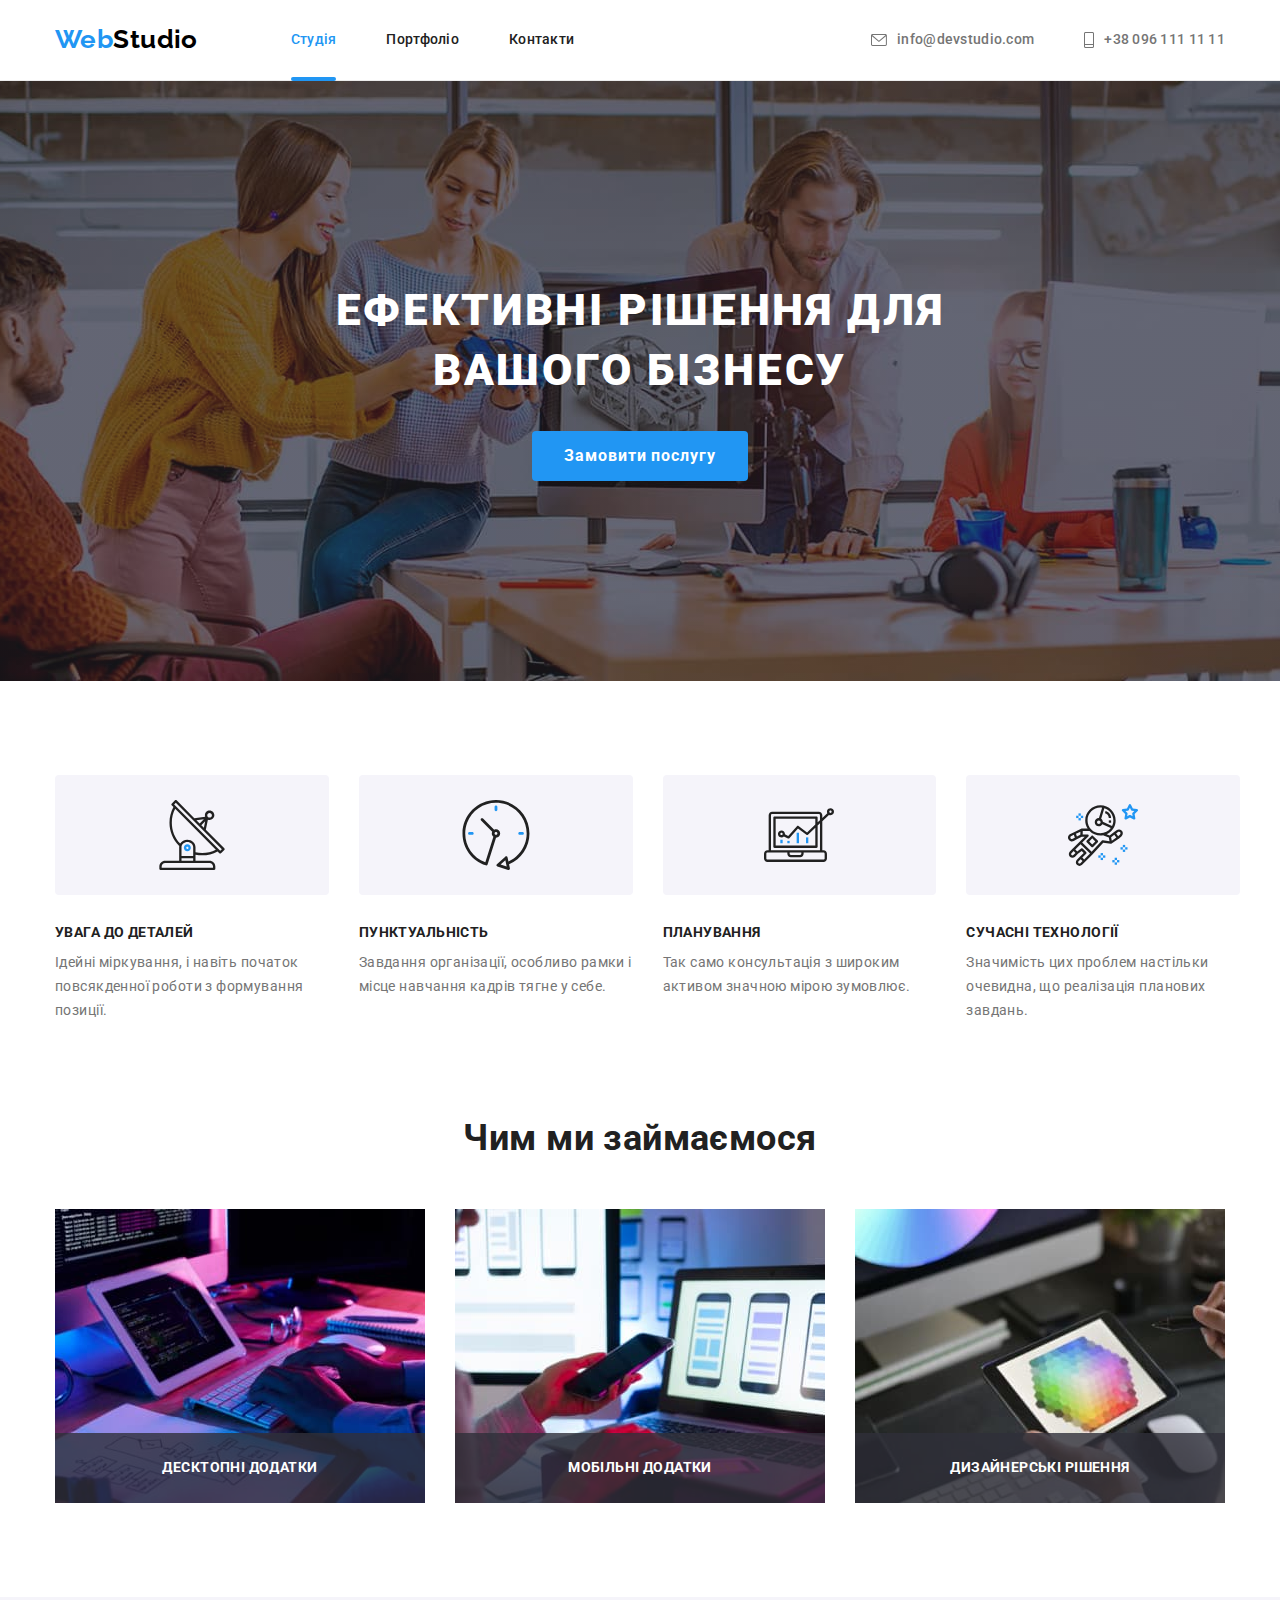
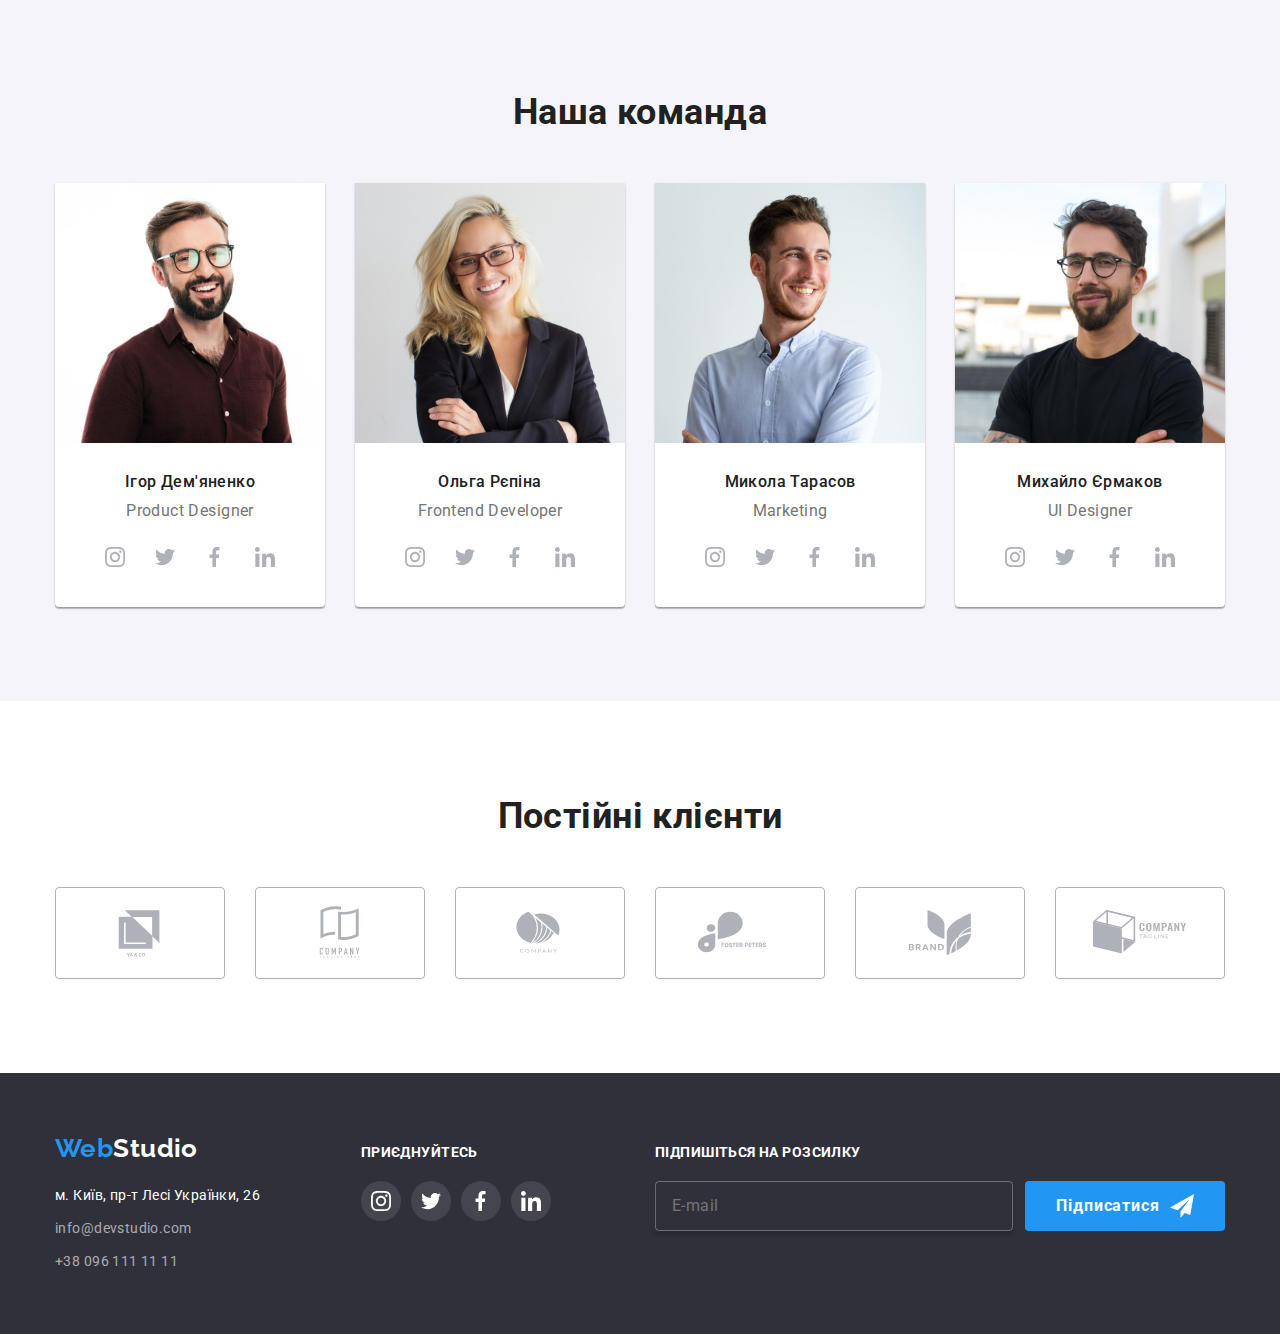
<file: index.html>
<!DOCTYPE html>
<html lang="uk">
  <head>
    <meta charset="UTF-8" />
    <meta http-equiv="X-UA-Compatible" content="IE=edge" />
    <meta name="viewport" content="width=device-width, initial-scale=1.0" />
    <title>WebStudio</title>
    <link
      href="https://fonts.googleapis.com/css2?family=Montserrat:wght@400;700&family=Raleway:wght@700&family=Roboto:wght@400;500;700;900&display=swap"
      rel="stylesheet"
    />
    <link
      rel="stylesheet"
      href="https://cdnjs.cloudflare.com/ajax/libs/modern-normalize/1.1.0/modern-normalize.min.css"
    />
    <link rel="stylesheet" href="./css/styles.css" />
  </head>
  <body>
    <!--===================Шапка=======================-->
    <header class="header">
      <div class="conteiner">
        <nav class="nav">
          <a class="logo link" href="./index.html"><span class="web">Web</span>Studio</a>
          <ul class="site-nav">
            <li class="item">
              <a class="link nav-link studio-link" href="./index.html">Студія</a>
            </li>
            <li class="item">
              <a class="link nav-link" href="./portfolio.html">Портфоліо</a>
            </li>
            <li class="item">
              <a class="link nav-link" href="/">Контакти</a>
            </li>
          </ul>
        </nav>
        <ul class="contact-header">
          <li>
            <a class="link mail" href="mailto:info@devstudio.com">
              <svg width="16" height="12" class="icon-mail">
                <use href="./images/sprite.svg#icon-leter"></use>
              </svg>
              info@devstudio.com</a
            >
          </li>
          <li>
            <a class="link tel" href="tel:+380961111111">
              <svg width="10" height="16" class="icon-tel">
                <use href="./images/sprite.svg#icon-phone"></use>
              </svg>
              +38 096 111 11 11</a
            >
          </li>
        </ul>
      </div>
    </header>
    <main>
      <!--==========Головна секція замовлення==========-->
      <section class="hero section">
        <h1 class="hero-title">Ефективні рішення для вашого бізнесу</h1>
        <button class="hero-btn" type="button" data-modal-open>Замовити послугу</button>
      </section>
      <!--==========Секція переваг==========-->
      <section class="section">
        <div class="conteiner">
          <h2 class="titel-none">Наші переваги</h2>
          <ul class="benefits">
            <li class="item">
              <div class="benefits-icon">
                <svg width="70" height="70">
                  <use href="./images/sprite.svg#icon-antenna"></use>
                </svg>
              </div>
              <h3 class="benefits-titel">Увага до деталей</h3>
              <p class="benefits-text">
                Ідейні міркування, і навіть початок повсякденної роботи з формування позиції.
              </p>
            </li>
            <li class="item">
              <div class="benefits-icon">
                <svg width="70" height="70">
                  <use href="./images/sprite.svg#icon-clock"></use>
                </svg>
              </div>

              <h3 class="benefits-titel">Пунктуальність</h3>
              <p class="benefits-text">
                Завдання організації, особливо рамки і місце навчання кадрів тягне у себе.
              </p>
            </li>
            <li class="item">
              <div class="benefits-icon">
                <svg width="70" height="70">
                  <use href="./images/sprite.svg#icon-diagram"></use>
                </svg>
              </div>

              <h3 class="benefits-titel">Планування</h3>
              <p class="benefits-text">
                Так само консультація з широким активом значною мірою зумовлює.
              </p>
            </li>
            <li class="item">
              <div class="benefits-icon">
                <svg width="70" height="70">
                  <use href="./images/sprite.svg#icon-astronaut"></use>
                </svg>
              </div>

              <h3 class="benefits-titel">Сучасні технології</h3>
              <p class="benefits-text">
                Значимість цих проблем настільки очевидна, що реалізація планових завдань.
              </p>
            </li>
          </ul>
        </div>
      </section>
      <!--==========Чим ми займаємося==========-->
      <section class="what-doing-section section">
        <div class="conteiner">
          <h2 class="titel-section">Чим ми займаємося</h2>
          <ul class="what-doing">
            <li class="item">
              <div class="what-doing-conteiner">
                <img
                  src="./images/box-1.jpg"
                  alt="Фото екрану планшета та монітора на яких проглядається HTML код"
                  width="370"
                  height="294"
                />
                <p class="text-doing">Десктопні додатки</p>
              </div>
            </li>
            <li class="item">
              <div class="what-doing-conteiner">
                <img
                  src="./images/box-2.jpg"
                  alt="Фото моніторів де показано пкриклад адаптації веб сторінки на смартфон"
                  width="370"
                  height="294"
                />
                <p class="text-doing">Мобільні додатки</p>
              </div>
            </li>
            <li class="item">
              <div class="what-doing-conteiner">
                <img
                  src="./images/box-3.jpg"
                  alt="Плітра кольорів на екрані планшету"
                  width="370"
                  height="294"
                />
                <p class="text-doing">Дизайнерські рішення</p>
              </div>
            </li>
          </ul>
        </div>
      </section>
      <!--==========Наша команда==========-->
      <section class="team-section section">
        <div class="conteiner">
          <h2 class="titel-section team-titel">Наша команда</h2>
          <ul class="team">
            <li class="item">
              <img
                src="./images/tcard-1.jpg"
                alt="На фото Ігор Дем'яненко (Product Designer)"
                width="270"
                height="260"
              />
              <h3 class="team-name">Ігор Дем'яненко</h3>
              <p class="team-position">Product Designer</p>
              <div class="team-link">
                <ul>
                  <li>
                    <a href="/">
                      <svg width="20" height="20" class="social-media">
                        <use href="./images/sprite.svg#icon-instagram"></use></svg
                    ></a>
                  </li>
                  <li>
                    <a href="/">
                      <svg width="20" height="20" class="social-media">
                        <use href="./images/sprite.svg#icon-twitter"></use></svg
                    ></a>
                  </li>
                  <li>
                    <a href="/">
                      <svg width="20" height="20" class="social-media">
                        <use href="./images/sprite.svg#icon-facebook"></use></svg
                    ></a>
                  </li>
                  <li>
                    <a href="/">
                      <svg width="20" height="20" class="social-media">
                        <use href="./images/sprite.svg#icon-linkedin"></use></svg
                    ></a>
                  </li>
                </ul>
              </div>
            </li>
            <li class="item">
              <img
                src="./images/tcard-2.jpg"
                alt="На фото Ольга Рєпіна (Frontend Developer)"
                width="270"
                height="260"
              />
              <h3 class="team-name">Ольга Рєпіна</h3>
              <p class="team-position">Frontend Developer</p>
              <div class="team-link">
                <ul>
                  <li>
                    <a href="/">
                      <svg width="20" height="20" class="social-media">
                        <use href="./images/sprite.svg#icon-instagram"></use></svg
                    ></a>
                  </li>
                  <li>
                    <a href="/">
                      <svg width="20" height="20" class="social-media">
                        <use href="./images/sprite.svg#icon-twitter"></use></svg
                    ></a>
                  </li>
                  <li>
                    <a href="/">
                      <svg width="20" height="20" class="social-media">
                        <use href="./images/sprite.svg#icon-facebook"></use></svg
                    ></a>
                  </li>
                  <li>
                    <a href="/">
                      <svg width="20" height="20" class="social-media">
                        <use href="./images/sprite.svg#icon-linkedin"></use></svg
                    ></a>
                  </li>
                </ul>
              </div>
            </li>
            <li class="item">
              <img
                src="./images/tcard-3.jpg"
                alt="На фото Микола Тарасов (Marketing)"
                width="270"
                height="260"
              />
              <h3 class="team-name">Микола Тарасов</h3>
              <p class="team-position">Marketing</p>
              <div class="team-link">
                <ul>
                  <li>
                    <a href="/">
                      <svg width="20" height="20" class="social-media">
                        <use href="./images/sprite.svg#icon-instagram"></use></svg
                    ></a>
                  </li>
                  <li>
                    <a href="/">
                      <svg width="20" height="20" class="social-media">
                        <use href="./images/sprite.svg#icon-twitter"></use></svg
                    ></a>
                  </li>
                  <li>
                    <a href="/">
                      <svg width="20" height="20" class="social-media">
                        <use href="./images/sprite.svg#icon-facebook"></use></svg
                    ></a>
                  </li>
                  <li>
                    <a href="/">
                      <svg width="20" height="20" class="social-media">
                        <use href="./images/sprite.svg#icon-linkedin"></use></svg
                    ></a>
                  </li>
                </ul>
              </div>
            </li>
            <li class="item">
              <img
                src="./images/tcard-4.jpg"
                alt="На фото Михайло Єрмаков (Ul Designer)"
                width="270"
                height="260"
              />
              <h3 class="team-name">Михайло Єрмаков</h3>
              <p class="team-position">UI Designer</p>
              <div class="team-link">
                <ul>
                  <li>
                    <a href="/">
                      <svg width="20" height="20" class="social-media">
                        <use href="./images/sprite.svg#icon-instagram"></use></svg
                    ></a>
                  </li>
                  <li>
                    <a href="/">
                      <svg width="20" height="20" class="social-media">
                        <use href="./images/sprite.svg#icon-twitter"></use></svg
                    ></a>
                  </li>
                  <li>
                    <a href="/">
                      <svg width="20" height="20" class="social-media">
                        <use href="./images/sprite.svg#icon-facebook"></use></svg
                    ></a>
                  </li>
                  <li>
                    <a href="/">
                      <svg width="20" height="20" class="social-media">
                        <use href="./images/sprite.svg#icon-linkedin"></use></svg
                    ></a>
                  </li>
                </ul>
              </div>
            </li>
          </ul>
        </div>
      </section>
      <!--====================Постійні клієнти====================-->
      <section class="client-section section">
        <div class="conteiner">
          <h2 class="titel-section clien-titel">Постійні клієнти</h2>
          <ul class="client">
            <li class="item">
              <a href="/">
                <div class="client-icon">
                  <svg width="106" height="60" class="company-icon">
                    <use href="./images/sprite.svg#icon-company-1"></use>
                  </svg>
                </div>
              </a>
            </li>
            <li class="item">
              <a href="/"
                ><div class="client-icon">
                  <svg width="106" height="60" class="company-icon">
                    <use href="./images/sprite.svg#icon-company-2"></use>
                  </svg></div
              ></a>
            </li>
            <li class="item">
              <a href="/"
                ><div class="client-icon">
                  <svg width="106" height="60" class="company-icon">
                    <use href="./images/sprite.svg#icon-company-3"></use>
                  </svg></div
              ></a>
            </li>
            <li class="item">
              <a href="/"
                ><div class="client-icon">
                  <svg width="106" height="60" class="company-icon">
                    <use href="./images/sprite.svg#icon-company-4"></use>
                  </svg></div
              ></a>
            </li>
            <li class="item">
              <a href="/"
                ><div class="client-icon">
                  <svg width="106" height="60" class="company-icon">
                    <use href="./images/sprite.svg#icon-company-5"></use>
                  </svg></div
              ></a>
            </li>
            <li class="item">
              <a href="/"
                ><div class="client-icon">
                  <svg width="106" height="60" class="company-icon">
                    <use href="./images/sprite.svg#icon-company-6"></use>
                  </svg></div
              ></a>
            </li>
          </ul>
        </div>
      </section>
    </main>
    <!--==========Підвал==========-->
    <footer class="footer">
      <div class="conteiner footer-adress">
        <div>
          <a class="logo link footer-logo" href="./index.html"
            ><span class="web">Web</span>Studio</a
          >
          <address class="address">
            <ul class="list-adress">
              <li class="list">
                <a
                  class="adress-link link"
                  href="https://goo.gl/maps/8zeP9j5eDiiV9xNEA"
                  target="_blank"
                >
                  м. Київ, пр-т Лесі Українки, 26</a
                >
              </li>
              <li class="list">
                <a class="link footer-mail" href="mailto:info@devstudio.com">info@devstudio.com</a>
              </li>
              <li class="list">
                <a class="link footer-tel" href="tel:+380961111111">+38 096 111 11 11</a>
              </li>
            </ul>
          </address>
        </div>
        <div class="join">
          <p class="join-text">Приєднуйтесь</p>
          <ul class="social-media-footer">
            <li>
              <a href="/"
                ><svg width="20" height="20" class="social-media">
                  <use href="./images/sprite.svg#icon-instagram"></use></svg
              ></a>
            </li>
            <li>
              <a href="/"
                ><svg width="20" height="20" class="social-media">
                  <use href="./images/sprite.svg#icon-twitter"></use></svg
              ></a>
            </li>
            <li>
              <a href="/"
                ><svg width="20" height="20" class="social-media">
                  <use href="./images/sprite.svg#icon-facebook"></use></svg
              ></a>
            </li>
            <li>
              <a href="/"
                ><svg width="20" height="20" class="social-media">
                  <use href="./images/sprite.svg#icon-linkedin"></use></svg
              ></a>
            </li>
          </ul>
        </div>
        <div class="sign-up">
          <p class="join-text">Підпишіться на розсилку</p>
          <form class="sign-up-form">
            <input
              type="email"
              class="sign-up-form-imput"
              name="user_email"
              placeholder="E-mail"
              required
            />
            <button type="submit" class="sing-up-btn">
              <span class="sing-up-btn-text">Підписатися</span>
            </button>
          </form>
        </div>
      </div>
    </footer>

    <!-- ==========Modal's Windows========== -->

    <div class="backdrop is-hidden" data-modal>
      <div class="order-modal">
        <button type="button" class="btn-modal" data-modal-close>
          <svg width="18px" height="18px">
            <use href="./images/sprite.svg#icon-close"></use>
          </svg>
        </button>

        <form class="modal-form">
          <p class="modal-form-titel">Залиште свої дані, ми вам передзвонимо</p>

          <label class="modal-form-label">
            <span class="modal-form-label-imput">Ім'я</span>
            <span class="modal-form-imput-icon">
              <input
                type="text"
                class="modal-form-user-input"
                name="user-name"
                required
                pattern="[a-zA-Zа-яА-ЯїЇіІ]+"
              />
              <svg width="18px" height="18px" class="modal-form-icon">
                <use href="./images/sprite.svg#icon-person"></use>
              </svg>
            </span>
          </label>

          <label class="modal-form-label">
            <span class="modal-form-label-imput">Телефон</span>
            <span class="modal-form-imput-icon">
              <input type="tel" class="modal-form-user-input" name="user-tel" required />
              <svg width="18px" height="18px" class="modal-form-icon">
                <use href="./images/sprite.svg#icon-phone-modal"></use>
              </svg>
            </span>
          </label>

          <label class="modal-form-label">
            <span class="modal-form-label-imput">Пошта</span>
            <span class="modal-form-imput-icon">
              <input type="email" class="modal-form-user-input" name="user-mail" required />
              <svg width="18px" height="18px" class="modal-form-icon">
                <use href="./images/sprite.svg#icon-leter-modal"></use>
              </svg>
            </span>
          </label>

          <label class="modal-form-label modal-form-label-textarea">
            <span class="modal-form-label-imput">Коментар</span>
            <textarea
              name="user-message"
              class="modal-form-user-message"
              placeholder="Введіть текст"
            ></textarea>
          </label>

          <label class="modal-form-user-condition">
            <input type="checkbox" class="modal-checkbox" required />
            <span class="icon-checkbox"></span>
            <span class="checkbox-text"
              >Погоджуюся з розсилкою та приймаю
              <a href="#" class="modal-form-user-condition-link">Умови договору</a>
            </span></label
          >
          <button type="submit" class="modal-form-btn-send">Відправити</button>
        </form>
      </div>
    </div>
    <script src="./js/modal.js"></script>
  </body>
</html>
</file>
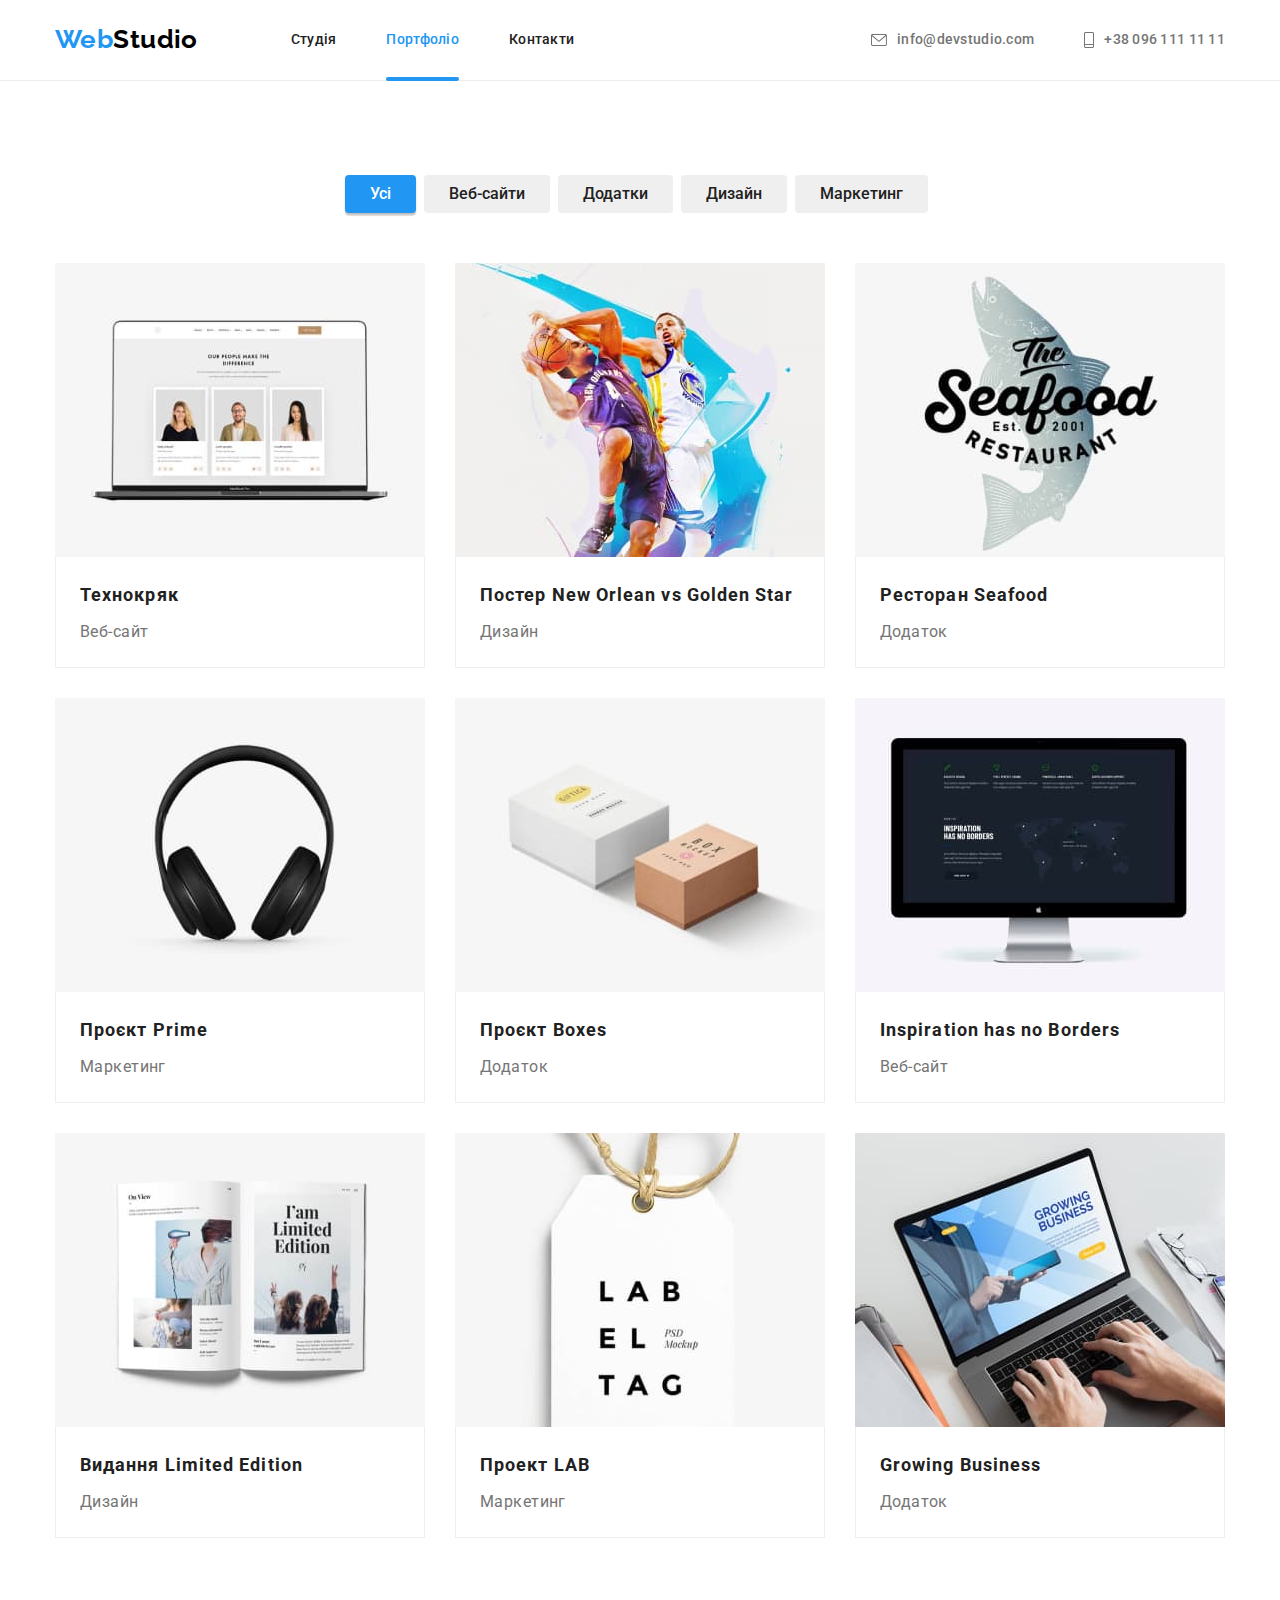
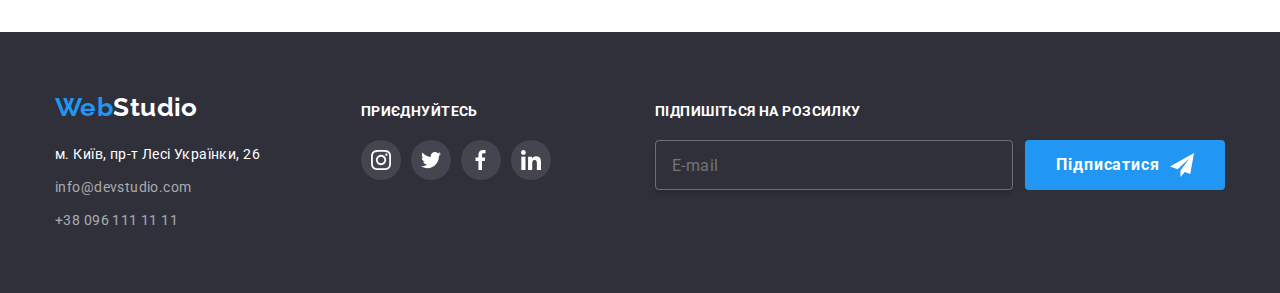
<file: portfolio.html>
<!DOCTYPE html>
<html lang="uk">
  <head>
    <meta charset="UTF-8" />
    <meta http-equiv="X-UA-Compatible" content="IE=edge" />
    <meta name="viewport" content="width=device-width, initial-scale=1.0" />
    <title>Portfolio</title>
    <link
      href="https://fonts.googleapis.com/css2?family=Montserrat:wght@400;700&family=Raleway:wght@700&family=Roboto:wght@400;500;700;900&display=swap"
      rel="stylesheet"
    />
    <link
      rel="stylesheet"
      href="https://cdnjs.cloudflare.com/ajax/libs/modern-normalize/1.1.0/modern-normalize.min.css"
    />
    <link rel="stylesheet" href="./css/styles.css" />
  </head>
  <body>
    <!--==========Шапка==========-->
    <header class="header">
      <div class="conteiner">
        <nav class="nav">
          <a class="logo link" href="./index.html"><span class="web">Web</span>Studio</a>
          <ul class="site-nav">
            <li class="item">
              <a class="link nav-link" href="./index.html">Студія</a>
            </li>
            <li class="item item-portfolio">
              <a class="link nav-link portfolio-link" href="./portfolio.html">Портфоліо</a>
            </li>
            <li class="item">
              <a class="link nav-link" href="/">Контакти</a>
            </li>
          </ul>
        </nav>
        <ul class="contact-header">
          <li>
            <a class="link mail" href="mailto:info@devstudio.com">
              <svg aria-label="іконка конверту" width="16" height="12" class="icon-mail">
                <use href="./images/sprite.svg#icon-leter"></use>
              </svg>
              info@devstudio.com</a
            >
          </li>
          <li>
            <a class="link tel" href="tel:+380961111111">
              <svg aria-label="іконка телефону" width="10" height="16" class="icon-tel">
                <use href="./images/sprite.svg#icon-phone"></use>
              </svg>
              +38 096 111 11 11</a
            >
          </li>
        </ul>
      </div>
    </header>
    <main>
      <section class="portfolio-section section">
        <div class="conteiner">
          <h1 class="titel-none">Портфоліо</h1>
          <ul class="list portfolio-button">
            <li><button class="portfolio-btn all-btn" type="button">Усі</button></li>
            <li><button class="portfolio-btn" type="button">Веб-сайти</button></li>
            <li><button class="portfolio-btn" type="button">Додатки</button></li>
            <li><button class="portfolio-btn" type="button">Дизайн</button></li>
            <li><button class="portfolio-btn" type="button">Маркетинг</button></li>
          </ul>
          <ul class="list portfolio">
            <li class="item">
              <a class="link" href="/">
                <div class="portfolio-img">
                  <img
                    src="./images/portfolio-1.jpg"
                    alt="Відкритий лептоп з зображенням веб-сторінки"
                    width="370"
                    height="294"
                  />
                  <div class="portfilio-overlay">
                    <p class="portfolio-text">
                      Ресурс пропонує комплексні пропозиції з різним рівнем функціоналу та сервісів.
                      Все це дозволить відвідувачу отримати вичерпні відомості про компанію чи
                      приватну особу.
                    </p>
                  </div>
                </div>

                <div class="portfolio-card">
                  <h2 class="portfolio-titel">Технокряк</h2>
                  <p class="portfolio-description">Веб-сайт</p>
                </div>
              </a>
            </li>
            <li class="item">
              <a class="link" href="/">
                <div class="portfolio-img">
                  <img
                    src="./images/portfolio-2.jpg"
                    alt="Два баскетболіста у стрибку"
                    width="370"
                    height="294"
                  />
                  <div class="portfilio-overlay">
                    <p class="portfolio-text">
                      Ресурс пропонує комплексні пропозиції з різним рівнем функціоналу та сервісів.
                      Все це дозволить відвідувачу отримати вичерпні відомості про компанію чи
                      приватну особу.
                    </p>
                  </div>
                </div>

                <div class="portfolio-card">
                  <h2 class="portfolio-titel">Постер New Orlean vs Golden Star</h2>
                  <p class="portfolio-description">Дизайн</p>
                </div>
              </a>
            </li>
            <li class="item">
              <a class="link" href="/"
                ><div class="portfolio-img">
                  <img
                    src="./images/portfolio-3.jpg"
                    alt="Логотип у вигляді риби з назвою ресторану"
                    width="370"
                    height="294"
                  />
                  <div class="portfilio-overlay">
                    <p class="portfolio-text">
                      Ресурс пропонує комплексні пропозиції з різним рівнем функціоналу та сервісів.
                      Все це дозволить відвідувачу отримати вичерпні відомості про компанію чи
                      приватну особу.
                    </p>
                  </div>
                </div>

                <div class="portfolio-card">
                  <h2 class="portfolio-titel">Ресторан Seafood</h2>
                  <p class="portfolio-description">Додаток</p>
                </div>
              </a>
            </li>
            <li class="item">
              <a class="link" href="/"
                ><div class="portfolio-img">
                  <img
                    src="./images/portfolio-4.jpg"
                    alt="Зображення навушників"
                    width="370"
                    height="294"
                  />
                  <div class="portfilio-overlay">
                    <p class="portfolio-text">
                      Ресурс пропонує комплексні пропозиції з різним рівнем функціоналу та сервісів.
                      Все це дозволить відвідувачу отримати вичерпні відомості про компанію чи
                      приватну особу.
                    </p>
                  </div>
                </div>
                <div class="portfolio-card">
                  <h2 class="portfolio-titel">Проєкт Prime</h2>
                  <p class="portfolio-description">Маркетинг</p>
                </div>
              </a>
            </li>
            <li class="item">
              <a class="link" href="/"
                ><div class="portfolio-img">
                  <img
                    src="./images/portfolio-5.jpg"
                    alt="Дві картонні коробочки (біла та кавова)"
                    width="370"
                    height="294"
                  />
                  <div class="portfilio-overlay">
                    <p class="portfolio-text">
                      Ресурс пропонує комплексні пропозиції з різним рівнем функціоналу та сервісів.
                      Все це дозволить відвідувачу отримати вичерпні відомості про компанію чи
                      приватну особу.
                    </p>
                  </div>
                </div>
                <div class="portfolio-card">
                  <h2 class="portfolio-titel">Проєкт Boxes</h2>
                  <p class="portfolio-description">Додаток</p>
                </div>
              </a>
            </li>
            <li class="item">
              <a class="link" href="/"
                ><div class="portfolio-img">
                  <img
                    src="./images/portfolio-6.jpg"
                    alt="Монітор з відкритою веб-сторінкою на ньому"
                    width="370"
                    height="294"
                  />
                  <div class="portfilio-overlay">
                    <p class="portfolio-text">
                      Ресурс пропонує комплексні пропозиції з різним рівнем функціоналу та сервісів.
                      Все це дозволить відвідувачу отримати вичерпні відомості про компанію чи
                      приватну особу.
                    </p>
                  </div>
                </div>
                <div class="portfolio-card">
                  <h2 class="portfolio-titel">Inspiration has no Borders</h2>
                  <p class="portfolio-description">Веб-сайт</p>
                </div>
              </a>
            </li>
            <li class="item">
              <a class="link" href="/"
                ><div class="portfolio-img">
                  <img
                    src="./images/portfolio-7.jpg"
                    alt="Зображення розгорнутого жіночого журналу"
                    width="370"
                    height="294"
                  />
                  <div class="portfilio-overlay">
                    <p class="portfolio-text">
                      Ресурс пропонує комплексні пропозиції з різним рівнем функціоналу та сервісів.
                      Все це дозволить відвідувачу отримати вичерпні відомості про компанію чи
                      приватну особу.
                    </p>
                  </div>
                </div>
                <div class="portfolio-card">
                  <h2 class="portfolio-titel">Видання Limited Edition</h2>
                  <p class="portfolio-description">Дизайн</p>
                </div>
              </a>
            </li>
            <li class="item">
              <a class="link" href="/"
                ><div class="portfolio-img">
                  <img
                    src="./images/portfolio-8.jpg"
                    alt="Біла бірка з логотипом"
                    width="370"
                    height="294"
                  />
                  <div class="portfilio-overlay">
                    <p class="portfolio-text">
                      Ресурс пропонує комплексні пропозиції з різним рівнем функціоналу та сервісів.
                      Все це дозволить відвідувачу отримати вичерпні відомості про компанію чи
                      приватну особу.
                    </p>
                  </div>
                </div>
                <div class="portfolio-card">
                  <h2 class="portfolio-titel">Проект LAB</h2>
                  <p class="portfolio-description">Маркетинг</p>
                </div>
              </a>
            </li>
            <li class="item">
              <a class="link" href="/"
                ><div class="portfolio-img">
                  <img
                    src="./images/portfolio-9.jpg"
                    alt="Руки мужчини друкують на лептопі"
                    width="370"
                    height="294"
                  />
                  <div class="portfilio-overlay">
                    <p class="portfolio-text">
                      Ресурс пропонує комплексні пропозиції з різним рівнем функціоналу та сервісів.
                      Все це дозволить відвідувачу отримати вичерпні відомості про компанію чи
                      приватну особу.
                    </p>
                  </div>
                </div>
                <div class="portfolio-card">
                  <h2 class="portfolio-titel">Growing Business</h2>
                  <p class="portfolio-description">Додаток</p>
                </div>
              </a>
            </li>
          </ul>
        </div>
      </section>
    </main>
    <!-- Підвал -->
    <footer class="footer">
      <div class="conteiner footer-adress">
        <div>
          <a class="logo link footer-logo" href="./index.html"
            ><span class="web">Web</span>Studio</a
          >
          <address class="address">
            <ul class="list-adress">
              <li class="list">
                <a
                  class="adress-link link"
                  href="https://goo.gl/maps/8zeP9j5eDiiV9xNEA"
                  target="_blank"
                >
                  м. Київ, пр-т Лесі Українки, 26</a
                >
              </li>
              <li class="list">
                <a class="link footer-mail" href="mailto:info@devstudio.com">info@devstudio.com</a>
              </li>
              <li class="list">
                <a class="link footer-tel" href="tel:+380961111111">+38 096 111 11 11</a>
              </li>
            </ul>
          </address>
        </div>
        <div class="join">
          <p class="join-text">Приєднуйтесь</p>
          <ul class="social-media-footer">
            <li>
              <a href="/"
                ><svg width="20" height="20" class="social-media">
                  <use href="./images/sprite.svg#icon-instagram"></use></svg
              ></a>
            </li>
            <li>
              <a href="/"
                ><svg width="20" height="20" class="social-media">
                  <use href="./images/sprite.svg#icon-twitter"></use></svg
              ></a>
            </li>
            <li>
              <a href="/"
                ><svg width="20" height="20" class="social-media">
                  <use href="./images/sprite.svg#icon-facebook"></use></svg
              ></a>
            </li>
            <li>
              <a href="/"
                ><svg width="20" height="20" class="social-media">
                  <use href="./images/sprite.svg#icon-linkedin"></use></svg
              ></a>
            </li>
          </ul>
        </div>
        <div class="sign-up">
          <p class="join-text">Підпишіться на розсилку</p>
          <form class="sign-up-form">
            <input
              type="email"
              class="sign-up-form-imput"
              name="user_email"
              placeholder="E-mail"
              required
            />
            <button type="submit" class="sing-up-btn">
              <span class="sing-up-btn-text">Підписатися</span>
            </button>
          </form>
        </div>
      </div>
    </footer>
  </body>
</html>
</file>
<file: css/styles.css>
:root {
  --accent-color: #2196f3;
  --titel-color: #212121;
  --text-color: #757575;
  --footer-color: rgba(255, 255, 255, 0.6);
  --clien-icon: rgba(175, 177, 184, 1);
  --time-cube: cubic-bezier(0.4, 0, 0.2, 1);
}

html {
  box-sizing: border-box;
}

a {
  text-decoration: none;
  color: inherit;
}

body {
  background-color: #fff;
  color: var(--text-color);
  font-family: 'Roboto', font-family;
  font-size: 14px;
  letter-spacing: 0.03em;
}

h1,
h2,
h3,
h4,
p,
ul {
  margin: 0;
}

ul {
  padding-left: 0;
  list-style: none;
}

img {
  display: block;
  max-width: 100%;
  height: auto;
}

/* ==========hide titel========== */
.titel-none {
  position: absolute;
  width: 1px;
  height: 1px;
  margin: -1px;
  border: 0;
  padding: 0;
  white-space: nowrap;
  clip-path: inset(100%);
  clip: rect(0 0 0 0);
  overflow: hidden;
}

/* --==========header==========-- */

.conteiner {
  width: 1200px;
  margin-left: auto;
  margin-right: auto;
  align-items: center;
  padding-left: 15px;
  padding-right: 15px;
  /* outline: 1px solid rgb(248, 135, 135); */
}

.header .conteiner {
  display: flex;
  align-items: center;
}

.section {
  padding-top: 94px;
  padding-bottom: 94px;
  /* outline: 1px solid green; */
}

.header {
  border-bottom-width: 1px;
  border-bottom-style: solid;
  border-bottom-color: #ececec;
}

/* ==========logo========== */
.logo {
  font-family: 'Raleway', font-family;
  font-weight: 700;
  font-size: 26px;
  line-height: 1.19;
  color: #000000;
  padding-top: 24px;
  padding-bottom: 25px;
  margin-right: 93px;
}

.web {
  color: var(--accent-color);
}

/* ==========nav========== */

.site-nav,
.nav {
  display: flex;
  align-items: center;
}

.site-nav .item {
  margin-right: 50px;
}

.site-nav .item:last-child {
  margin-right: 0;
}

.nav-link,
.studio-link {
  position: relative;
}

.nav-link::after {
  display: inline-block;
  content: '';
  position: absolute;
  bottom: -1px;
  right: 0;

  background-color: var(--accent-color);
  border-radius: 2px;

  width: 100%;
  height: 4px;

  transform: scaleX(0);

  transition: transform 250ms var(--time-cube);
}

.nav-link:hover::after {
  transform: scaleX(1);
}

.studio-link.nav-link::after,
.portfolio-link.nav-link::after {
  transform: scaleX(1);
}

.contact-header {
  display: flex;
  margin-left: auto;
}

.contact-header .link {
  padding-top: 32px;
  padding-bottom: 32px;
}

.contact-header li:first-child {
  margin-right: 50px;
}
.contact-header a {
  display: flex;
  align-items: center;
}

.icon-mail,
.icon-tel {
  margin-right: 10px;
  fill: var(--text-color);
}

.mail .icon-mail,
.tel .icon-tel {
  transition: fill 250ms var(--time-cube);
}

.mail:hover .icon-mail,
.mail:focus .icon-mail {
  fill: var(--accent-color);
}

.tel:hover .icon-tel,
.tel:focus .icon-tel {
  fill: var(--accent-color);
}

.nav-link {
  display: block;
  font-weight: 500;
  line-height: 1.14;
  letter-spacing: 0.02em;
  color: var(--titel-color);
  padding-top: 32px;
  padding-bottom: 32px;
}

.studio-link,
.portfolio-link {
  color: var(--accent-color);
}

.mail,
.tel {
  font-weight: 500;
  line-height: 1.14;
  letter-spacing: 0.02em;
  color: var(--text-color);
}

.mail:hover,
.tel:hover,
.nav-link:hover {
  color: var(--accent-color);
}

.mail:focus,
.tel:focus,
.nav-link:focus {
  color: var(--accent-color);
}

.nav-link,
.mail,
.tel {
  transition: color 250ms var(--time-cube);
}

/* ==========body========== */
/* ==========Hero section========== */

.hero {
  text-align: center;
  padding: 200px 0;
  max-width: 1600px;
  min-height: 600px;
  background-color: #2f303a;
  background-image: linear-gradient(to right, rgba(47, 48, 58, 0.4), rgba(47, 48, 58, 0.4)),
    url(../images/background.jpg);
  background-size: cover;
  background-position: center;
  margin: 0 auto;
}

.hero-title {
  font-weight: 900;
  font-size: 44px;
  line-height: 1.36;
  letter-spacing: 0.06em;
  text-transform: uppercase;
  color: #fff;
  margin-bottom: 30px;
  width: 696px;
  margin-left: auto;
  margin-right: auto;
}

.hero-btn {
  font-weight: 700;
  font-size: 16px;
  line-height: 1.88;
  letter-spacing: 0.06em;
  background-color: var(--accent-color);
  color: #fff;
  cursor: pointer;
  border: 0;
  padding: 10px 32px;
  border-radius: 4px;
  transition: background-color 250ms var(--time-cube);
}

.hero-btn:hover,
.hero-btn:focus {
  background-color: #188ce8;
}

/* ==========Benefits section========== */

.benefits,
.what-doing,
.team {
  display: flex;
  margin-left: -15px;
  margin-right: -15px;
}

.benefits .item {
  width: calc((100% - 90px) / 4);
  margin-right: 15px;
  margin-left: 15px;
}

.benefits-icon {
  display: flex;
  background: #f5f4fa;
  height: 120px;
  border-radius: 4px;
  justify-content: center;
  align-items: center;
}

.benefits .item:last-child {
  margin-right: 0;
}

.benefits-titel {
  margin-bottom: 10px;
  margin-top: 30px;
  font-size: 14px;
  line-height: 1.14;
  text-transform: uppercase;
  color: var(--titel-color);
}

.benefits-text {
  line-height: 1.71;
}

/* ==========What we doing========== */

.what-doing-section {
  padding-top: 0;
}

.titel-section {
  font-size: 36px;
  line-height: 1.17;
  text-align: center;
  color: var(--titel-color);
  margin-bottom: 50px;
}

.what-doing .item {
  position: relative;
  width: calc((100% - 60px) / 3);
  margin-right: 15px;
  margin-left: 15px;
}

.what-doing-conteiner {
  position: relative;
}

.what-doing .item:last-child {
  margin-bottom: 0;
}

.text-doing {
  display: flex;
  align-items: center;
  justify-content: center;
  position: absolute;
  bottom: 0;
  width: 100%;
  height: 70px;
  text-transform: uppercase;
  font-weight: 700;
  line-height: 1.14;
  background: rgba(47, 48, 58, 0.8);
  color: #ffffff;
}

/* ==========Our team========== */

.team-section {
  background-color: #f5f4fa;
}

.team .item {
  width: calc((100% - 90px) / 4);
  margin-left: 15px;
  margin-right: 15px;
  background-color: #ffffff;
  box-shadow: 0px 1px 3px rgba(0, 0, 0, 0.12), 0px 1px 1px rgba(0, 0, 0, 0.14),
    0px 2px 1px rgba(0, 0, 0, 0.2);
  border-radius: 0px 0px 4px 4px;
}

.team-name {
  font-weight: 500;
  font-size: 16px;
  line-height: 1.18;
  color: var(--titel-color);
  text-align: center;
  padding-top: 30px;
}

.team-position {
  font-size: 16px;
  line-height: 1.18;
  text-align: center;
  margin-top: 10px;
  margin-bottom: 16px;
}

.social-media {
  fill: var(--clien-icon);

  transition: fill 250ms var(--time-cube);
}

.team-link {
  display: flex;
  margin-bottom: 30px;
}

.team-link ul {
  margin-left: auto;
  margin-right: auto;
  display: flex;
  gap: 10px;
  /* text-align: center;
  align-items: center; */
}

.team-link a {
  display: flex;
  margin-left: auto;
  margin-right: auto;
  height: 20px;
  width: 40px;
  height: 40px;
  align-items: center;
  justify-content: center;
  border-radius: 50%;

  transition: background-color 250ms var(--time-cube);
}

.team-link a:hover .social-media,
.team-link a:focus .social-media {
  fill: #fff;
}

.team-link a:hover,
.team-link a:focus {
  background-color: var(--accent-color);
}

/* ==========Client========== */

.client {
  display: flex;
  gap: 30px;
}

.client-icon {
  display: flex;
  justify-content: center;
  align-items: center;
  border: 1px solid var(--clien-icon);
  border-radius: 4px;
  width: 170px;
  height: 92px;
}

.client svg {
  fill: var(--clien-icon);
}

.client-icon:hover,
.client-icon:focus {
  border-color: var(--accent-color);
}

.client-icon:hover .company-icon,
.client-icon:focus .company-icon {
  fill: var(--accent-color);
}

.client-icon {
  transition: border-color 250ms var(--time-cube);
}

.company-icon {
  transition: fill 250ms var(--time-cube);
}

/* ==========Footer========== */
.address {
  font-style: normal;
  line-height: 1.71;
  color: #fff;
  margin-top: 20px;
  text-align: left;
}

.footer {
  padding: 60px 0;
  background-color: #2f303a;
}

.footer-adress {
  display: flex;
  align-items: baseline;
}

.footer-logo,
.adress-link {
  color: #fff;
  padding: 0;
}

.footer-logo {
  display: block;
  max-width: 145px;
}

.list-adress {
  max-width: 231px;
}

.list-adress .list {
  margin-bottom: 9px;
}

.list-adress .list:last-child {
  margin-bottom: 0;
}

.footer-mail,
.footer-tel {
  color: rgba(255, 255, 255, 0.6);

  transition: color 250ms var(--time-cube);
}

.footer-mail:hover,
.footer-tel:hover {
  color: var(--accent-color);
}

.footer-mail:focus,
.footer-tel:focus {
  color: var(--accent-color);
}

.social-media-footer {
  display: flex;
  gap: 10px;
}

.join {
  margin-left: 70px;
}

.join-text {
  text-transform: uppercase;
  font-weight: 700;
  line-height: 1.14;
  color: #ffffff;
  margin-bottom: 20px;
}

.social-media svg {
  fill: #fff;
}

.social-media-footer a {
  display: flex;
  margin-left: auto;
  margin-right: auto;
  height: 20px;
  width: 40px;
  height: 40px;
  align-items: center;
  justify-content: center;
  background-color: rgba(255, 255, 255, 0.1);
  border-radius: 50%;

  transition: background-color 250ms var(--time-cube);
}

.social-media-footer a:hover,
.social-media-footer a:focus {
  background-color: var(--accent-color);
}

.social-media-footer .social-media {
  fill: #fff;
}

.sign-up {
  display: flex;
  flex-direction: column;
  margin-left: auto;
}

.sign-up-form {
  display: flex;
  align-items: center;
}

.sign-up-form-imput {
  padding: 15px 16px;
  width: 358px;
  height: 50px;
  border: 1px solid rgba(255, 255, 255, 0.3);
  background-color: inherit;
  border-radius: 4px;
  font-size: 16px;
  line-height: 1.25;
  letter-spacing: 0.03em;
  outline: none;
  color: #fff;
  box-shadow: 0px 4px 4px rgba(0, 0, 0, 0.15);
  transition: border 250ms var(--time-cube);
}

.sign-up-form-imput:focus-within {
  border: 1px solid var(--accent-color);
}

.sing-up-btn {
  margin-left: 12px;
  min-width: 200px;
  height: 50px;
  border: 0;
  font-weight: 700;
  font-size: 16px;
  line-height: 1.88;
  letter-spacing: 0.06em;
  background-color: var(--accent-color);
  color: #fff;
  cursor: pointer;
  border-radius: 4px;
  transition: background-color 250ms var(--time-cube);
}

.sing-up-btn:hover,
.sing-up-btn:focus {
  background-color: #188ce8;
}

.sing-up-btn-text {
  display: flex;
  align-items: center;
  justify-content: center;
}

.sing-up-btn-text::after {
  display: inline-flex;
  width: 24px;
  height: 24px;
  content: '';
  background-image: url(../images/plane.svg);
  margin-left: 10px;
}

/* ====================portfolio==================== */

.portfolio-btn {
  font-family: inherit;
  font-weight: 500;
  font-size: 16px;
  line-height: 1.62;
  text-align: center;
  color: var(--titel-color);
  cursor: pointer;

  transition: background-color 250ms var(--time-cube), color 250ms var(--time-cube),
    box-shadow 250ms var(--time-cube);
}

.portfolio-btn:hover,
.portfolio-btn:focus {
  color: #fff;
  background-color: var(--accent-color);
  box-shadow: 0px 3px 1px rgba(0, 0, 0, 0.1), 0px 1px 2px rgba(0, 0, 0, 0.08),
    0px 2px 2px rgba(0, 0, 0, 0.12);
}

.all-btn {
  color: #fff;
  background-color: var(--accent-color);
  box-shadow: 0px 3px 1px rgba(0, 0, 0, 0.1), 0px 1px 2px rgba(0, 0, 0, 0.08),
    0px 2px 2px rgba(0, 0, 0, 0.12);
}

.portfolio-titel {
  font-size: 18px;
  line-height: 2;
  letter-spacing: 0.06em;
  color: var(--titel-color);
}

.portfolio-description {
  font-size: 16px;
  line-height: 1.88;
  color: var(--text-color);
  margin-top: 4px;
}

.portfolio-button {
  display: flex;
  justify-content: center;
  margin-bottom: 50px;
}

.portfolio-button .portfolio-btn {
  margin-right: 8px;
  padding: 6px 25px;
  border: none;
  border-radius: 4px;
}

.portfolio-button:last-child {
  margin: 0;
}

.portfolio {
  display: flex;
  flex-wrap: wrap;
}

.portfolio .item {
  width: calc((100% - 60px) / 3);
  margin-right: 30px;
  margin-bottom: 30px;
}

.portfolio .item:nth-last-child(-n + 3) {
  margin-bottom: 0;
}

.portfolio a {
  display: block;
  transition: box-shadow 250ms var(--time-cube);
}

.portfolio a:hover,
.portfolio a:focus {
  box-shadow: 0px 1px 1px rgba(0, 0, 0, 0.12), 0px 4px 4px rgba(0, 0, 0, 0.06),
    1px 4px 6px rgba(0, 0, 0, 0.16);
}

.portfolio-card {
  border-right-width: 1px;
  border-right-style: solid;
  border-right-color: #eeeeee;

  border-bottom-width: 1px;
  border-bottom-style: solid;
  border-bottom-color: #eeeeee;

  border-left-width: 1px;
  border-left-style: solid;
  border-left-color: #eeeeee;

  padding: 20px 24px;
}

.portfolio .item:nth-child(3n) {
  margin-right: 0;
}

.portfolio-img {
  position: relative;
  overflow: hidden;
}

.portfolio-text {
  height: 100%;
  width: 100%;
  font-size: 18px;
  line-height: 1.56;
  letter-spacing: 0.03em;
  color: #fff;
  overflow: auto;
}

.portfilio-overlay {
  position: absolute;
  display: inline-block;
  background-color: rgba(33, 150, 243, 0.9);
  bottom: 0;
  width: 100%;
  padding: 63px 24px;

  transform: translateY(100%);
  transition: transform 250ms var(--time-cube);
  visibility: hidden;
}

.portfolio a:hover .portfilio-overlay,
.portfolio a:focus .portfilio-overlay {
  transform: translateY(0);
  visibility: visible;
}

/* ==========Modal's Windows========== */

.backdrop {
  position: fixed;
  top: 0;
  left: 0;
  width: 100%;
  height: 100%;
  background-color: rgba(0, 0, 0, 0.2);
  z-index: 99;

  visibility: visible;
  opacity: 1;
  transition: opacity 250ms var(--time-cube), visibility 250ms var(--time-cube) 0s;
}

.order-modal {
  position: absolute;
  top: 50%;
  left: 50%;

  width: 528px;
  height: 581px;
  background-color: #fff;
  border-radius: 4px;
  box-shadow: 0px 1px 3px rgba(0, 0, 0, 0.12), 0px 1px 1px rgba(0, 0, 0, 0.14),
    0px 2px 1px rgba(0, 0, 0, 0.2);

  transform: translate(-50%, -50%) scale(1);
  opacity: 1;

  transition: transform 250ms var(--time-cube);
}

.backdrop.is-hidden {
  visibility: hidden;
  opacity: 0;
  pointer-events: none;
}

.backdrop.is-hidden .order-modal {
  transform: translate(-50%, -50%) scale(0.8);
}

.btn-modal {
  position: absolute;
  top: 8px;
  right: 8px;

  display: flex;
  justify-content: center;
  align-items: center;
  width: 30px;
  height: 30px;
  border-radius: 50px;
  cursor: pointer;
  padding: 0;
  background-color: #fff;
  border: 1px solid rgba(0, 0, 0, 0.1);

  transition: fill 250ms var(--time-cube);
}

.btn-modal:hover,
.btn-modal:focus {
  fill: var(--accent-color);
}

.modal-form,
.modal-form-label {
  display: flex;
  flex-direction: column;
  justify-content: center;
}

.modal-form {
  border: 0;
  padding: 40px;
}

.modal-form-label {
  position: relative;
  margin-bottom: 10px;
}

.modal-form-label-textarea {
  margin-bottom: 20px;
}

.modal-form-titel {
  font-weight: 700;
  font-size: 20px;
  line-height: 1.15;
  text-align: center;
  letter-spacing: 0.03em;
  color: var(--titel-color);
  margin-bottom: 12px;
}

.modal-form-label-imput {
  font-size: 12px;
  line-height: 1.17;
  letter-spacing: 0.01em;
  color: var(--text-color);
}

.modal-form-user-input {
  width: 100%;
  height: 40px;
  padding: 12px 16px 12px 42px;
  border-radius: 4px;
  outline: none;
  border: 1px solid rgba(33, 33, 33, 0.2);
  transition: border 250ms var(--time-cube);
}

.modal-form-user-message {
  resize: none;
  padding: 12px 16px;
  height: 120px;
  width: 100%;
  margin-top: 4px;
  border-radius: 4px;
  outline: none;
  border: 1px solid rgba(33, 33, 33, 0.2);
  transition: border 250ms var(--time-cube);
}

.checkbox-text {
  line-height: 1.71;
  color: #757575;
  margin-left: 8px;
}

.modal-form-btn-send {
  margin-left: auto;
  margin-right: auto;
  margin-top: 30px;
  min-width: 200px;
  height: 50px;
  border: 0;
  font-weight: 700;
  font-size: 16px;
  line-height: 1.88;
  letter-spacing: 0.06em;
  background-color: var(--accent-color);
  color: #fff;
  cursor: pointer;
  border-radius: 4px;
  box-shadow: 0px 4px 4px rgba(0, 0, 0, 0.15);
  transition: background-color 250ms var(--time-cube);
}

.modal-form-btn-send:hover,
.modal-form-btn-send:focus {
  background-color: #188ce8;
}

.modal-form-user-input:focus-within,
.modal-form-user-message:focus-within {
  border: 1px solid var(--accent-color);
}

.modal-form-user-condition {
  display: inline-block;
  margin-left: auto;
  margin-right: auto;
}

.modal-form-user-condition-link {
  text-decoration: underline;
  color: var(--accent-color);
}

.modal-form-imput-icon {
  position: relative;
  display: block;
  margin-top: 4px;
}

.modal-form-icon {
  position: absolute;
  top: 50%;
  left: 12px;
  transform: translateY(-50%);
  width: 18px;
  height: 18px;
  transition: fill 250ms var(--time-cube);
}

.modal-form-user-input:focus-within + .modal-form-icon {
  fill: var(--accent-color);
}

.modal-checkbox {
  position: absolute;
  appearance: none;
}

.modal-form-user-condition {
  display: flex;
  align-items: center;
}

.icon-checkbox {
  display: inline-block;
  width: 16px;
  height: 15px;
  background-image: url(../images/checkbox-border.svg);
  transition: background-image 250ms var(--time-cube);
}

.modal-checkbox:checked + .icon-checkbox {
  background-image: url(../images/checkbox-icon.svg);
}
</file>
